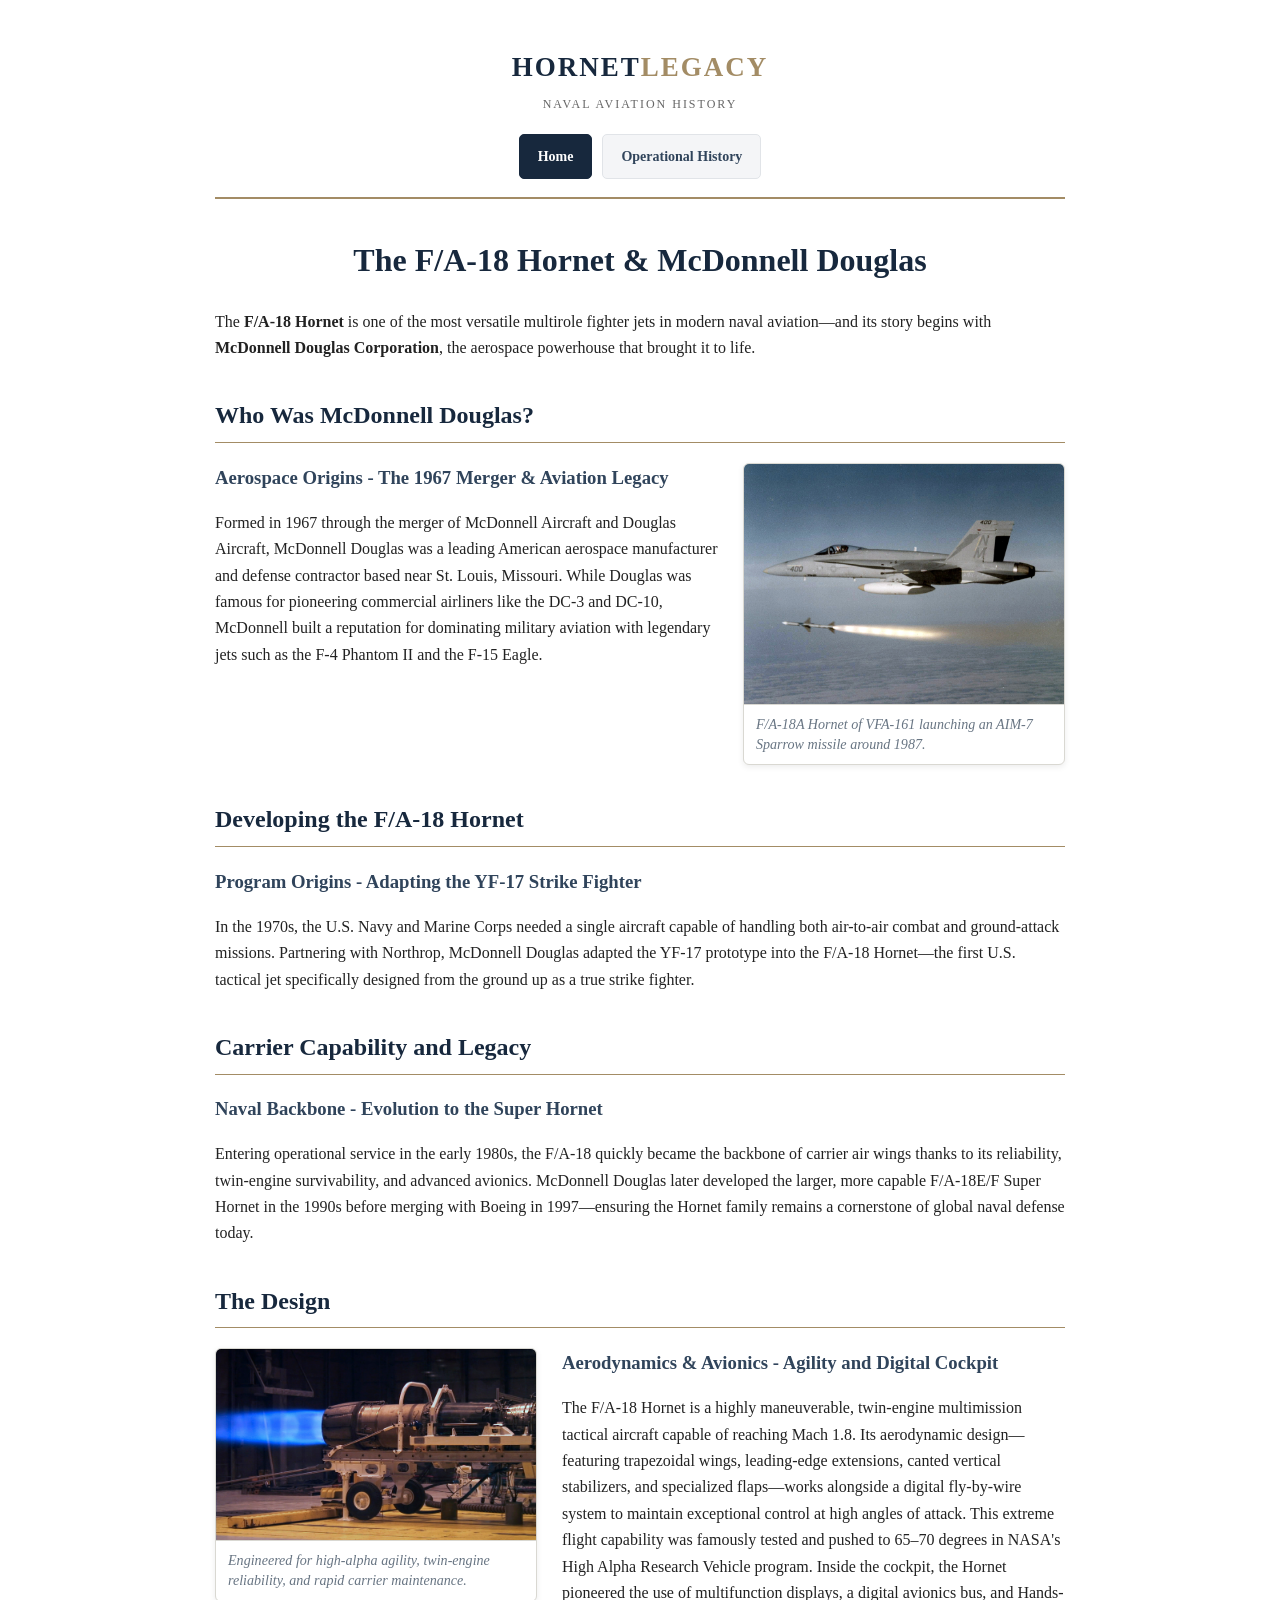
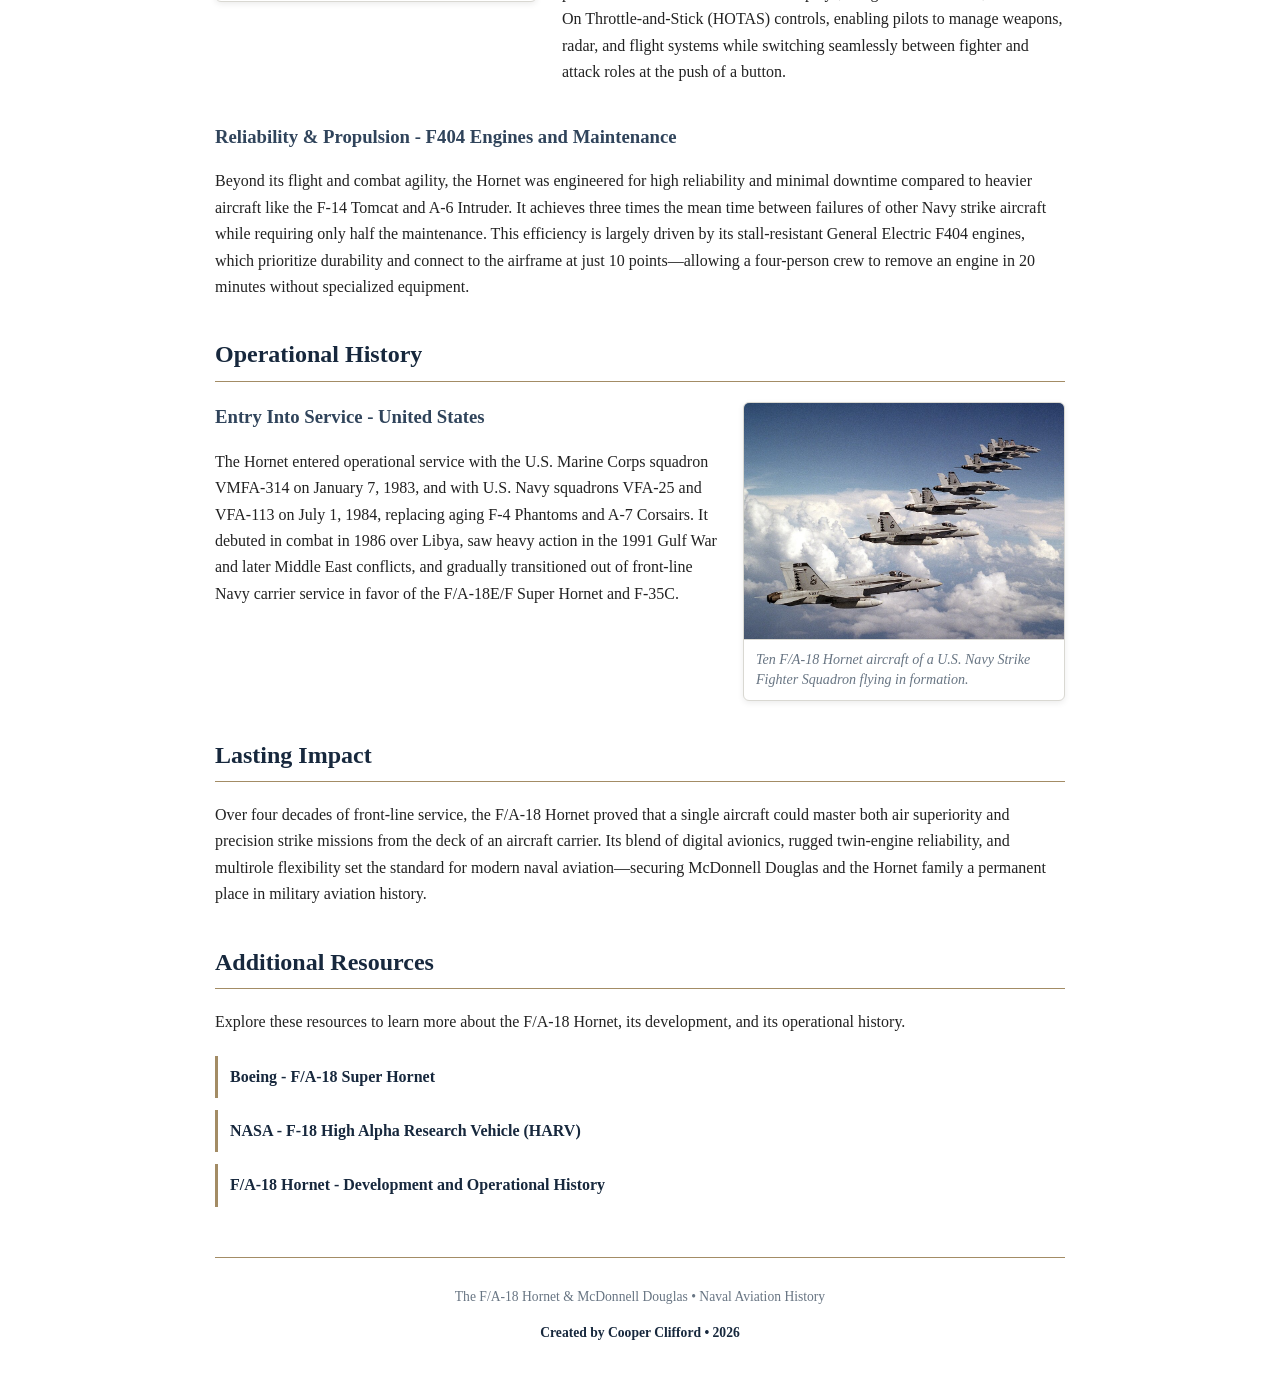
<file: index.html>
<!DOCTYPE html>
<html lang="en">
<head>
  <meta charset="UTF-8">
  <meta name="viewport" content="width=device-width, initial-scale=1.0">

  <title>The F/A-18 Hornet &amp; McDonnell Douglas</title>

  <link rel="stylesheet" href="./style.css?v=2">

  <!-- HornetLegacy Favicon -->
  <link rel="icon" type="image/png" href="./apple-touch-icon.png?v=2">
  <link rel="shortcut icon" href="./apple-touch-icon.png?v=2">

  <!-- iPhone Home Screen Icon -->
  <link rel="apple-touch-icon" sizes="180x180" href="./apple-touch-icon.png?v=2">

  <!-- iPhone Web App Settings -->
  <meta name="apple-mobile-web-app-title" content="HornetLegacy">
  <meta name="apple-mobile-web-app-capable" content="yes">
  <meta name="apple-mobile-web-app-status-bar-style" content="default">

  <!-- Browser Theme -->
  <meta name="theme-color" content="#17283D">
</head>

<body>

<header class="site-header">
  <div class="site-brand">
    <span class="site-brand-name">HORNET<span>LEGACY</span></span>
    <span class="site-brand-subtitle">Naval Aviation History</span>
  </div>

  <nav class="site-nav" aria-label="Main navigation">
    <a href="./index.html" class="active" aria-current="page">Home</a>
    <a href="./history.html">Operational History</a>
  </nav>
</header>

<link rel="stylesheet" href="./style.css?v=3">

  <h1>The F/A-18 Hornet &amp; McDonnell Douglas</h1>

  <p>The <strong>F/A-18 Hornet</strong> is one of the most versatile multirole fighter jets in modern naval aviation—and its story begins with <strong>McDonnell Douglas Corporation</strong>, the aerospace powerhouse that brought it to life.</p>

  <h2>Who Was McDonnell Douglas?</h2>
  <div class="split-section image-right">
    <figure class="photo-card">
      <img src="images/hornet-munitions.jpg" alt="F/A-18A Hornet of VFA-161 launching an AIM-7 Sparrow missile c1987" width="400" height="300">
      <figcaption>F/A-18A Hornet of VFA-161 launching an AIM-7 Sparrow missile around 1987.</figcaption>
    </figure>
    <div class="split-text">
      <h3>Aerospace Origins - The 1967 Merger &amp; Aviation Legacy</h3>
      <p>Formed in 1967 through the merger of McDonnell Aircraft and Douglas Aircraft, McDonnell Douglas was a leading American aerospace manufacturer and defense contractor based near St. Louis, Missouri. While Douglas was famous for pioneering commercial airliners like the DC-3 and DC-10, McDonnell built a reputation for dominating military aviation with legendary jets such as the F-4 Phantom II and the F-15 Eagle.</p>
    </div>
  </div>

  <h2>Developing the F/A-18 Hornet</h2>
  <h3>Program Origins - Adapting the YF-17 Strike Fighter</h3>
  <p>In the 1970s, the U.S. Navy and Marine Corps needed a single aircraft capable of handling both air-to-air combat and ground-attack missions. Partnering with Northrop, McDonnell Douglas adapted the YF-17 prototype into the F/A-18 Hornet—the first U.S. tactical jet specifically designed from the ground up as a true strike fighter.</p>

  <h2>Carrier Capability and Legacy</h2>
  <h3>Naval Backbone - Evolution to the Super Hornet</h3>
  <p>Entering operational service in the early 1980s, the F/A-18 quickly became the backbone of carrier air wings thanks to its reliability, twin-engine survivability, and advanced avionics. McDonnell Douglas later developed the larger, more capable F/A-18E/F Super Hornet in the 1990s before merging with Boeing in 1997—ensuring the Hornet family remains a cornerstone of global naval defense today.</p>

  <h2>The Design</h2>
  <div class="split-section">
    <figure class="photo-card">
      <img src="images/hornet-design.jpg" alt="F/A-18 Hornet aircraft engineering and flight performance" width="400" height="300">
      <figcaption>Engineered for high-alpha agility, twin-engine reliability, and rapid carrier maintenance.</figcaption>
    </figure>
    <div class="split-text">
      <h3>Aerodynamics &amp; Avionics - Agility and Digital Cockpit</h3>
      <p>The F/A-18 Hornet is a highly maneuverable, twin-engine multimission tactical aircraft capable of reaching Mach 1.8. Its aerodynamic design—featuring trapezoidal wings, leading-edge extensions, canted vertical stabilizers, and specialized flaps—works alongside a digital fly-by-wire system to maintain exceptional control at high angles of attack. This extreme flight capability was famously tested and pushed to 65–70 degrees in NASA's High Alpha Research Vehicle program. Inside the cockpit, the Hornet pioneered the use of multifunction displays, a digital avionics bus, and Hands-On Throttle-and-Stick (HOTAS) controls, enabling pilots to manage weapons, radar, and flight systems while switching seamlessly between fighter and attack roles at the push of a button.</p>
    </div>
  </div>

  <h3>Reliability &amp; Propulsion - F404 Engines and Maintenance</h3>
  <p>Beyond its flight and combat agility, the Hornet was engineered for high reliability and minimal downtime compared to heavier aircraft like the F-14 Tomcat and A-6 Intruder. It achieves three times the mean time between failures of other Navy strike aircraft while requiring only half the maintenance. This efficiency is largely driven by its stall-resistant General Electric F404 engines, which prioritize durability and connect to the airframe at just 10 points—allowing a four-person crew to remove an engine in 20 minutes without specialized equipment.</p>

  <h2>Operational History</h2>
  <div class="split-section image-right">
    <figure class="photo-card">
      <img src="images/hornet-squadron.jpg" alt="Aerial right-side view of ten F/A-18 Hornet aircraft of a Strike Fighter Squadron in formation" width="400" height="300">
      <figcaption>Ten F/A-18 Hornet aircraft of a U.S. Navy Strike Fighter Squadron flying in formation.</figcaption>
    </figure>
    <div class="split-text">
      <h3>Entry Into Service - United States</h3>
      <p>The Hornet entered operational service with the U.S. Marine Corps squadron VMFA-314 on January 7, 1983, and with U.S. Navy squadrons VFA-25 and VFA-113 on July 1, 1984, replacing aging F-4 Phantoms and A-7 Corsairs. It debuted in combat in 1986 over Libya, saw heavy action in the 1991 Gulf War and later Middle East conflicts, and gradually transitioned out of front-line Navy carrier service in favor of the F/A-18E/F Super Hornet and F-35C.</p>
    </div>
  </div>

  <h2>Lasting Impact</h2>
  <p>Over four decades of front-line service, the F/A-18 Hornet proved that a single aircraft could master both air superiority and precision strike missions from the deck of an aircraft carrier. Its blend of digital avionics, rugged twin-engine reliability, and multirole flexibility set the standard for modern naval aviation—securing McDonnell Douglas and the Hornet family a permanent place in military aviation history.</p>

  <h2>Additional Resources</h2>
  <p>Explore these resources to learn more about the F/A-18 Hornet, its development, and its operational history.</p>

  <div class="resource-links">
    <a href="https://www.boeing.com/defense/fa-18-super-hornet" target="_blank" rel="noopener noreferrer">Boeing - F/A-18 Super Hornet</a>

    <a href="https://www.nasa.gov/reference/f-18-harv" target="_blank" rel="noopener noreferrer">NASA - F-18 High Alpha Research Vehicle (HARV)</a>

    <a href="https://en.wikipedia.org/wiki/McDonnell_Douglas_F/A-18_Hornet#Operational_history" target="_blank" rel="noopener noreferrer">F/A-18 Hornet - Development and Operational History</a>
  </div>

  <footer class="page-footer">
    <p>The F/A-18 Hornet &amp; McDonnell Douglas &bull; Naval Aviation History</p>
    <p class="author-credit">Created by Cooper Clifford &bull; 2026</p>
  </footer>
</body>
</html>
</file>
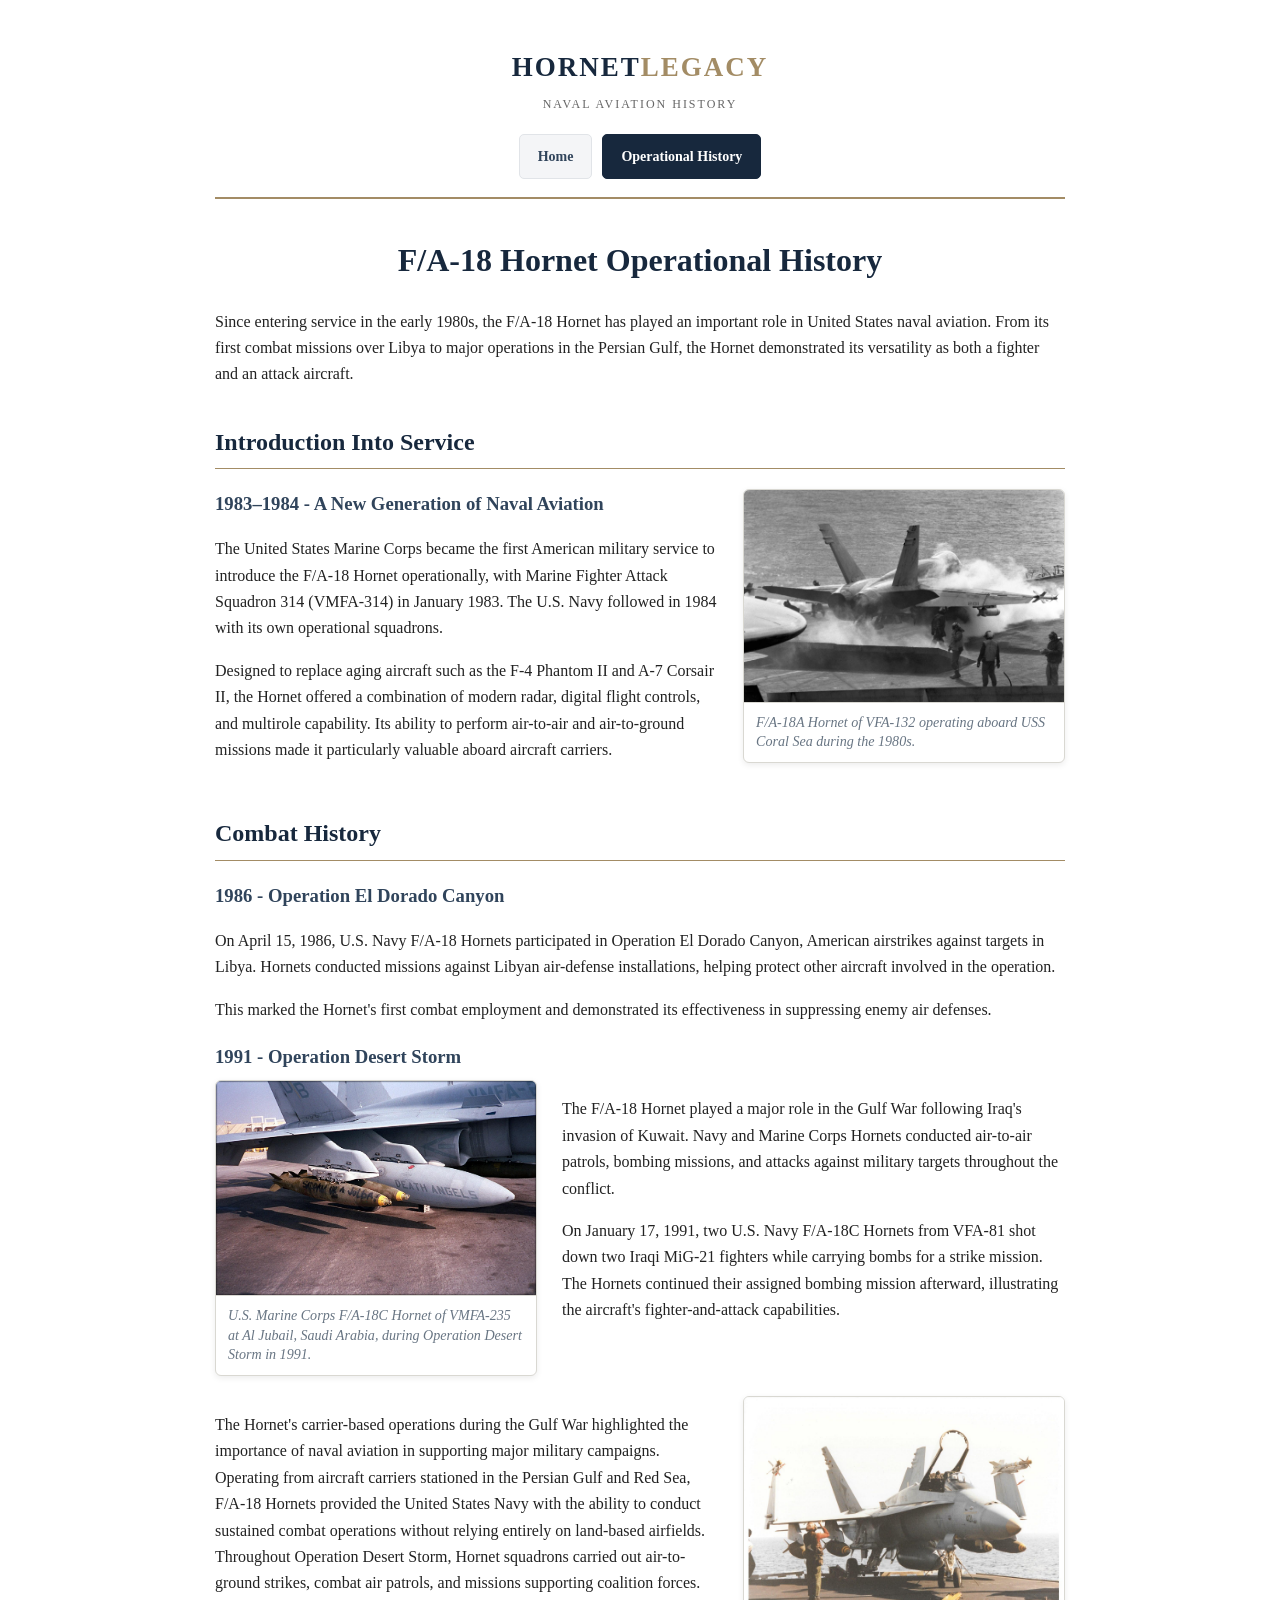
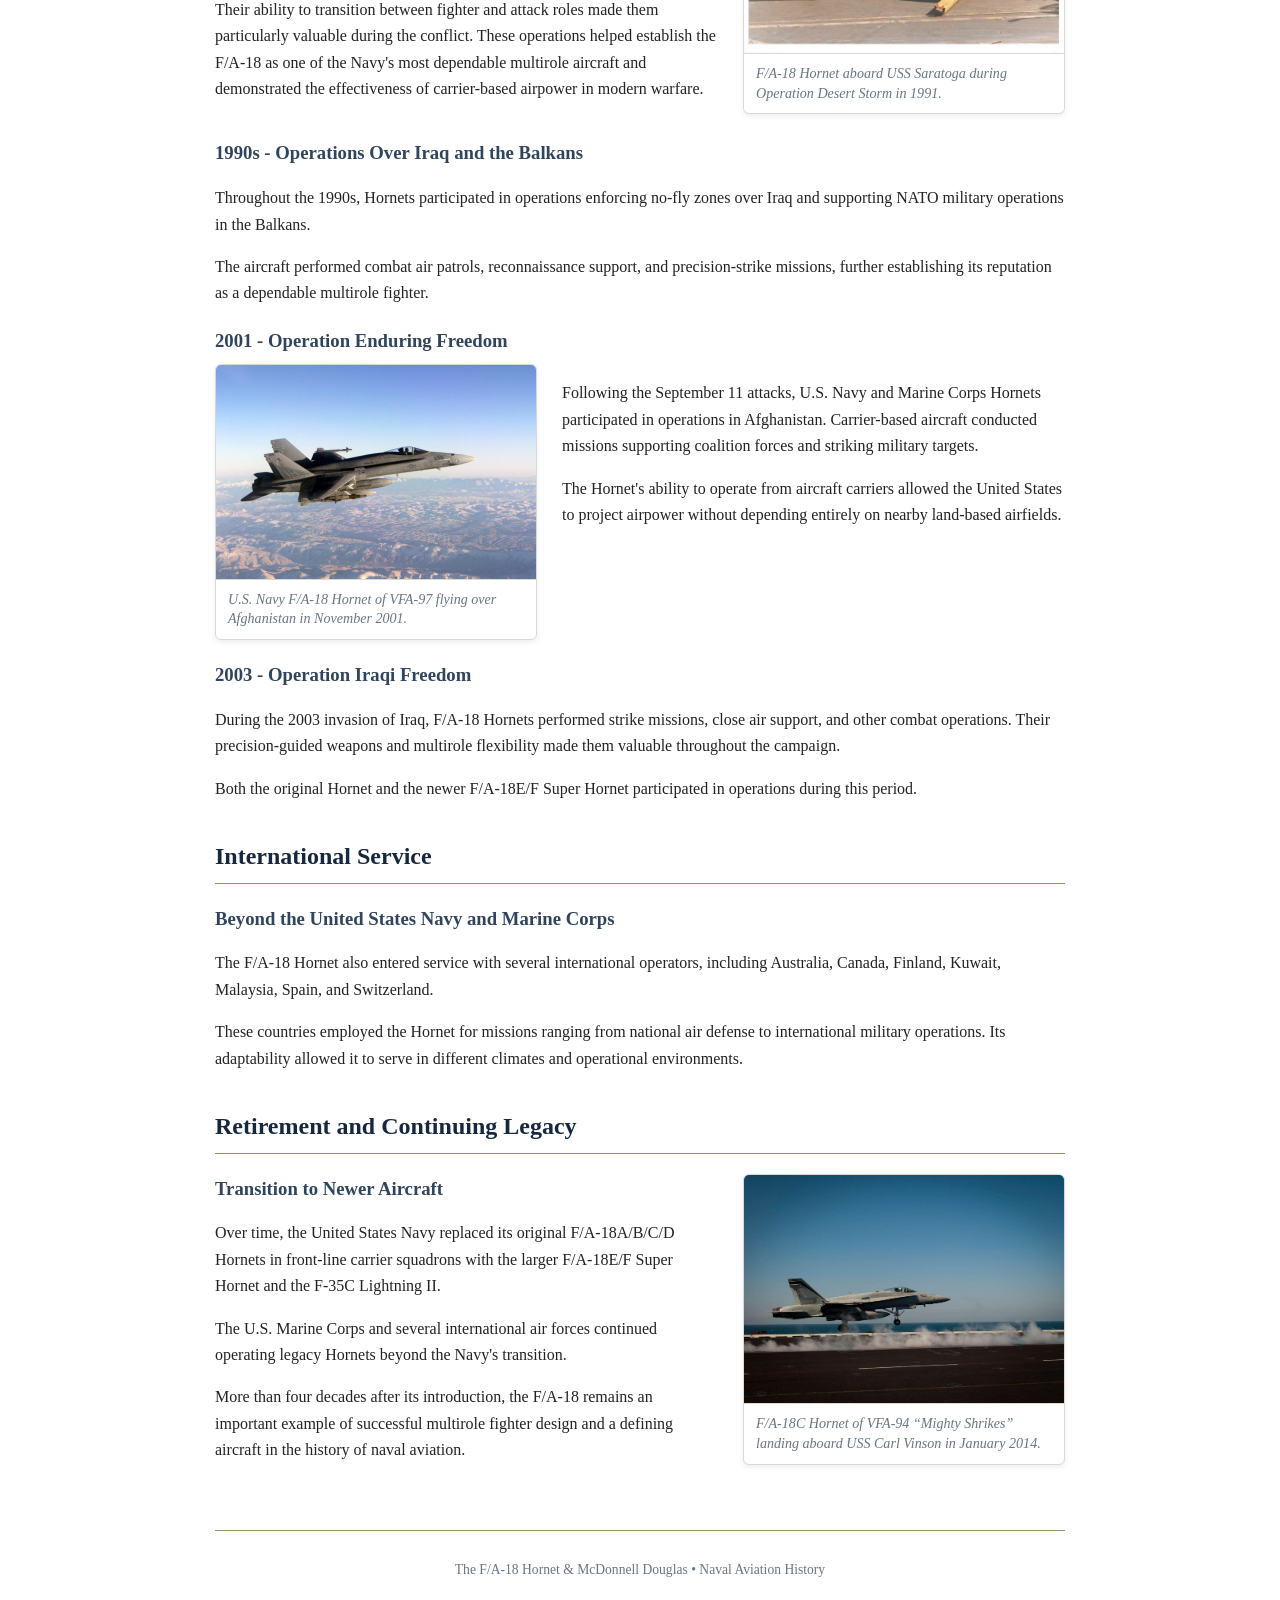
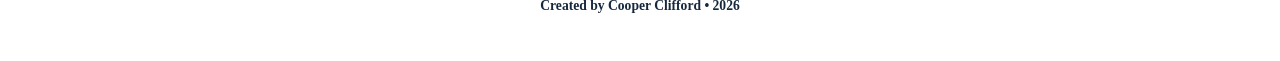
<file: history.html>
<!DOCTYPE html>
<html lang="en">
<head>
  <meta charset="UTF-8">
  <meta name="viewport" content="width=device-width, initial-scale=1.0">

  <title>Operational History | HornetLegacy</title>

  <link rel="stylesheet" href="./style.css?v=2">
  <link rel="icon" type="image/png" href="./apple-touch-icon.png">
  <link rel="apple-touch-icon" href="./apple-touch-icon.png">

  <meta name="theme-color" content="#17283D">
</head>

<body>

  <header class="site-header">
    <div class="site-brand">
      <span class="site-brand-name">HORNET<span>LEGACY</span></span>
      <span class="site-brand-subtitle">Naval Aviation History</span>
    </div>

    <nav class="site-nav" aria-label="Main navigation">
      <a href="./index.html">Home</a>
      <a href="./history.html" class="active" aria-current="page">Operational History</a>
    </nav>
  </header>

  <main>
    <h1>F/A-18 Hornet Operational History</h1>

    <p>Since entering service in the early 1980s, the F/A-18 Hornet has played an important role in United States naval aviation. From its first combat missions over Libya to major operations in the Persian Gulf, the Hornet demonstrated its versatility as both a fighter and an attack aircraft.</p>

    <h2>Introduction Into Service</h2>

    <div class="split-section image-right">
      <figure class="photo-card">
        <img src="images/hornet-1986.jpg"
             alt="F/A-18A Hornet of VFA-132 aboard USS Coral Sea during the 1980s"
             width="400" height="300">
        <figcaption>F/A-18A Hornet of VFA-132 operating aboard USS Coral Sea during the 1980s.</figcaption>
      </figure>

      <div class="split-text">
        <h3>1983–1984 - A New Generation of Naval Aviation</h3>

        <p>The United States Marine Corps became the first American military service to introduce the F/A-18 Hornet operationally, with Marine Fighter Attack Squadron 314 (VMFA-314) in January 1983. The U.S. Navy followed in 1984 with its own operational squadrons.</p>

        <p>Designed to replace aging aircraft such as the F-4 Phantom II and A-7 Corsair II, the Hornet offered a combination of modern radar, digital flight controls, and multirole capability. Its ability to perform air-to-air and air-to-ground missions made it particularly valuable aboard aircraft carriers.</p>
      </div>
    </div>

    <h2>Combat History</h2>

    <h3>1986 - Operation El Dorado Canyon</h3>

    <p>On April 15, 1986, U.S. Navy F/A-18 Hornets participated in Operation El Dorado Canyon, American airstrikes against targets in Libya. Hornets conducted missions against Libyan air-defense installations, helping protect other aircraft involved in the operation.</p>

    <p>This marked the Hornet's first combat employment and demonstrated its effectiveness in suppressing enemy air defenses.</p>

    <h3>1991 - Operation Desert Storm</h3>

    <div class="split-section">
      <figure class="photo-card">
        <img src="images/hornet-desert-storm.jpg"
             alt="U.S. Marine Corps F/A-18C Hornet during Operation Desert Storm in 1991"
             width="400" height="300">
        <figcaption>U.S. Marine Corps F/A-18C Hornet of VMFA-235 at Al Jubail, Saudi Arabia, during Operation Desert Storm in 1991.</figcaption>
      </figure>

      <div class="split-text">
        <p>The F/A-18 Hornet played a major role in the Gulf War following Iraq's invasion of Kuwait. Navy and Marine Corps Hornets conducted air-to-air patrols, bombing missions, and attacks against military targets throughout the conflict.</p>

        <p>On January 17, 1991, two U.S. Navy F/A-18C Hornets from VFA-81 shot down two Iraqi MiG-21 fighters while carrying bombs for a strike mission. The Hornets continued their assigned bombing mission afterward, illustrating the aircraft's fighter-and-attack capabilities.</p>
      </div>
    </div>

    <div class="split-section image-right">
      <figure class="photo-card">
        <img src="images/hornet-gulf-war.jpg"
             alt="F/A-18 Hornet aboard USS Saratoga during Operation Desert Storm"
             width="400" height="300">
        <figcaption>F/A-18 Hornet aboard USS Saratoga during Operation Desert Storm in 1991.</figcaption>
      </figure>

      <div class="split-text">
        
<p>The Hornet's carrier-based operations during the Gulf War highlighted the importance of naval aviation in supporting major military campaigns. Operating from aircraft carriers stationed in the Persian Gulf and Red Sea, F/A-18 Hornets provided the United States Navy with the ability to conduct sustained combat operations without relying entirely on land-based airfields. Throughout Operation Desert Storm, Hornet squadrons carried out air-to-ground strikes, combat air patrols, and missions supporting coalition forces. Their ability to transition between fighter and attack roles made them particularly valuable during the conflict. These operations helped establish the F/A-18 as one of the Navy's most dependable multirole aircraft and demonstrated the effectiveness of carrier-based airpower in modern warfare.</p>

      </div>
    </div>

    <h3>1990s - Operations Over Iraq and the Balkans</h3>

    <p>Throughout the 1990s, Hornets participated in operations enforcing no-fly zones over Iraq and supporting NATO military operations in the Balkans.</p>

    <p>The aircraft performed combat air patrols, reconnaissance support, and precision-strike missions, further establishing its reputation as a dependable multirole fighter.</p>

    <h3>2001 - Operation Enduring Freedom</h3>

    <div class="split-section">
      <figure class="photo-card">
        <img src="images/hornet-afghanistan.jpg"
             alt="U.S. Navy F/A-18 Hornet operating over Afghanistan in 2001"
             width="400" height="300">
        <figcaption>U.S. Navy F/A-18 Hornet of VFA-97 flying over Afghanistan in November 2001.</figcaption>
      </figure>

      <div class="split-text">
        <p>Following the September 11 attacks, U.S. Navy and Marine Corps Hornets participated in operations in Afghanistan. Carrier-based aircraft conducted missions supporting coalition forces and striking military targets.</p>

        <p>The Hornet's ability to operate from aircraft carriers allowed the United States to project airpower without depending entirely on nearby land-based airfields.</p>
      </div>
    </div>

    <h3>2003 - Operation Iraqi Freedom</h3>

    <p>During the 2003 invasion of Iraq, F/A-18 Hornets performed strike missions, close air support, and other combat operations. Their precision-guided weapons and multirole flexibility made them valuable throughout the campaign.</p>

    <p>Both the original Hornet and the newer F/A-18E/F Super Hornet participated in operations during this period.</p>

    <h2>International Service</h2>
    <h3>Beyond the United States Navy and Marine Corps</h3>

    <p>The F/A-18 Hornet also entered service with several international operators, including Australia, Canada, Finland, Kuwait, Malaysia, Spain, and Switzerland.</p>

    <p>These countries employed the Hornet for missions ranging from national air defense to international military operations. Its adaptability allowed it to serve in different climates and operational environments.</p>

    <h2>Retirement and Continuing Legacy</h2>

    <div class="split-section image-right">
      <figure class="photo-card">
        <img src="images/hornet-later-service.jpg"
             alt="F/A-18C Hornet of VFA-94 landing aboard USS Carl Vinson in 2014"
             width="400" height="300">
        <figcaption>F/A-18C Hornet of VFA-94 “Mighty Shrikes” landing aboard USS Carl Vinson in January 2014.</figcaption>
      </figure>

      <div class="split-text">
        <h3>Transition to Newer Aircraft</h3>

        <p>Over time, the United States Navy replaced its original F/A-18A/B/C/D Hornets in front-line carrier squadrons with the larger F/A-18E/F Super Hornet and the F-35C Lightning II.</p>

        <p>The U.S. Marine Corps and several international air forces continued operating legacy Hornets beyond the Navy's transition.</p>

        <p>More than four decades after its introduction, the F/A-18 remains an important example of successful multirole fighter design and a defining aircraft in the history of naval aviation.</p>
      </div>
    </div>
  </main>

  <footer class="page-footer">
    <p>The F/A-18 Hornet &amp; McDonnell Douglas &bull; Naval Aviation History</p>
    <p class="author-credit">Created by Cooper Clifford &bull; 2026</p>
  </footer>

</body>
</html>
</file>
<file: style.css>
body {
  max-width: 850px;
  margin: 0 auto;
  padding: 30px 20px;
  font-family: Georgia, "Times New Roman", serif;
  background-color: #FFFFFF;
  color: #222;
  line-height: 1.65;
}

h1 {
  text-align: center;
  color: #17283D;
}

h2 {
  color: #17283D;
  margin-top: 35px;
  padding-bottom: 6px;
  border-bottom: 1px solid #A38C65;
}

h3 {
  color: #30445B;
  margin-bottom: 8px;
}

.split-section {
  display: flex;
  align-items: flex-start;
  gap: 25px;
  margin-bottom: 20px;
}

.split-section.image-right {
  flex-direction: row-reverse;
}

.split-section .photo-card {
  flex: 0 0 320px;
  margin: 0;
}

.split-text h3 {
  margin-top: 0;
}

.photo-card {
  width: 320px;
  background-color: #FFFFFF;
  border: 1px solid #D9D8D2;
  border-radius: 6px;
  overflow: hidden;
  box-shadow: 0 2px 6px rgba(0, 0, 0, 0.08);
}

.photo-card img {
  width: 100%;
  height: auto;
  display: block;
}

.photo-card figcaption {
  padding: 10px 12px;
  font-size: 0.88em;
  font-style: italic;
  color: #687583;
  line-height: 1.4;
  text-align: left;
  border-top: 1px solid #D9D8D2;
}

.resource-links {
  display: flex;
  flex-direction: column;
  gap: 12px;
  margin: 20px 0 35px;
}

.resource-links a {
  color: #17283D;
  text-decoration: none;
  font-weight: bold;
  border-left: 3px solid #A38C65;
  padding: 8px 12px;
}

.resource-links a:hover {
  color: #A38C65;
  text-decoration: underline;
}

.page-footer {
  margin-top: 50px;
  padding-top: 15px;
  border-top: 1px solid #A38C65;
  text-align: center;
  font-size: 0.85em;
  color: #687583;
}

.author-credit {
  margin-top: 4px;
  font-weight: bold;
  color: #17283D;
}

@media (max-width: 700px) {

  body {
    padding: 15px;
    font-size: 16px;
    line-height: 1.6;
  }

  h1 {
    font-size: 28px;
    line-height: 1.3;
    margin-bottom: 20px;
  }

  h2 {
    font-size: 23px;
    margin-top: 28px;
  }

  h3 {
    font-size: 19px;
  }

  .split-section,
  .split-section.image-right {
    flex-direction: column;
    gap: 15px;
  }

  .split-section .photo-card {
    flex: none;
    width: 100%;
    max-width: 400px;
    margin: 0 auto 15px;
    box-sizing: border-box;
  }

  .photo-card img {
    width: 100%;
    height: auto;
    display: block;
  }

  .split-text {
    width: 100%;
    min-width: 0;
  }

  .split-text p {
    margin-top: 10px;
    margin-bottom: 15px;
  }

  .page-footer {
    margin-top: 35px;
    font-size: 13px;
    padding: 15px 5px;
  }

}

/* HornetLegacy Navigation */

.site-header {
  border-bottom: 2px solid #A38C65;
  padding: 15px 0 18px;
  margin-bottom: 35px;
}

.site-brand {
  display: flex;
  flex-direction: column;
  align-items: center;
  margin-bottom: 20px;
}

.site-brand-name {
  font-family: Georgia, "Times New Roman", serif;
  font-size: 27px;
  font-weight: bold;
  letter-spacing: 2px;
  color: #17283D;
}

.site-brand-name span {
  color: #A38C65;
}

.site-brand-subtitle {
  font-size: 12px;
  letter-spacing: 2px;
  text-transform: uppercase;
  color: #666;
  margin-top: 5px;
}

.site-nav {
  display: flex;
  justify-content: center;
  flex-wrap: wrap;
  gap: 10px;
}

.site-nav a {
  display: inline-block;
  padding: 10px 18px;
  color: #30445B;
  background: #f4f5f7;
  border: 1px solid #e1e4e8;
  border-radius: 5px;
  text-decoration: none;
  font-size: 14px;
  font-weight: bold;
  transition: background 0.2s, color 0.2s;
}

.site-nav a:hover {
  background: #e8edf3;
  color: #17283D;
}

.site-nav a.active {
  background: #17283D;
  color: white;
  border-color: #17283D;
}

@media (max-width: 700px) {
  .site-brand-name {
    font-size: 23px;
  }

  .site-nav {
    gap: 8px;
  }

  .site-nav a {
    padding: 9px 12px;
    font-size: 13px;
  }
}
</file>
